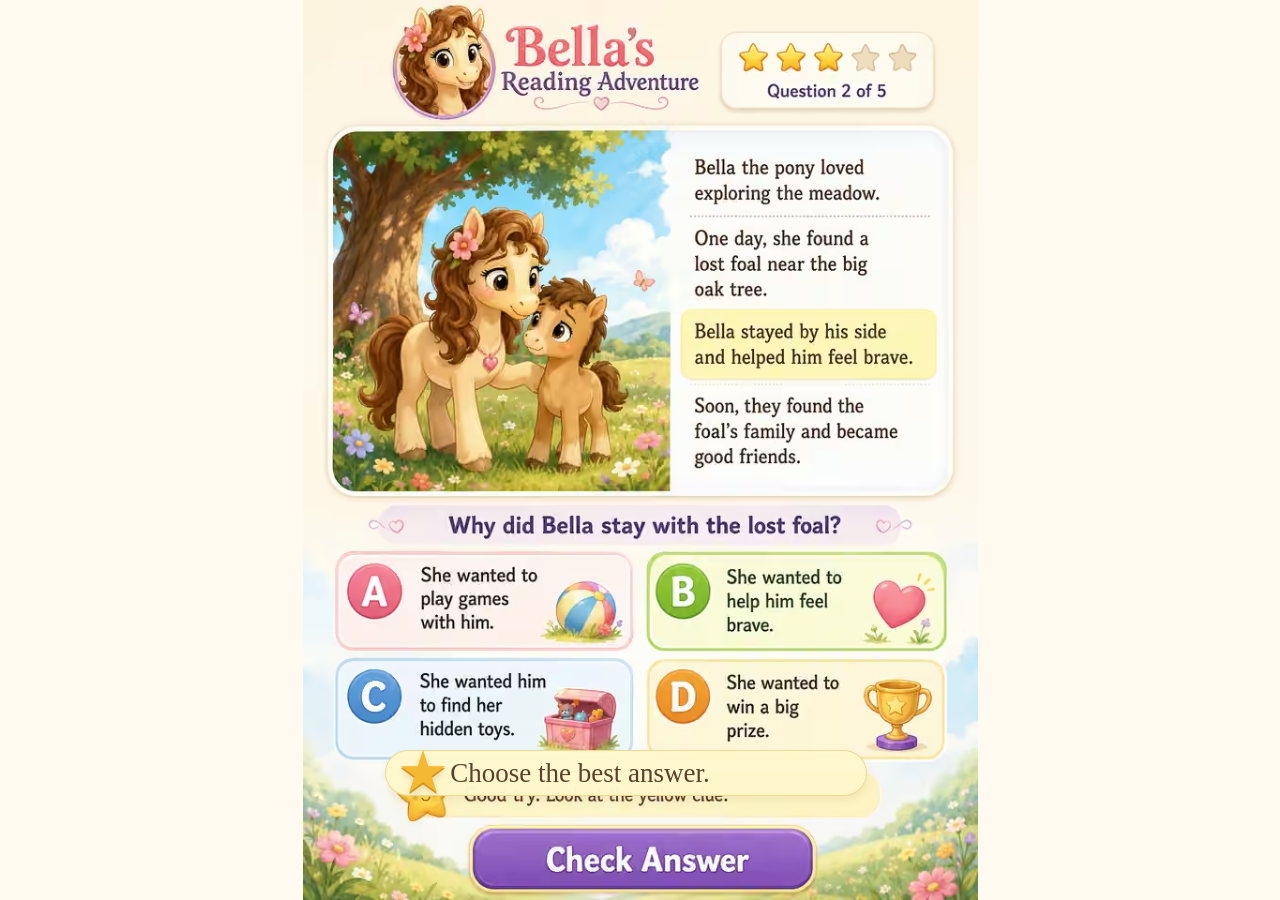
<file: index.html>
<!DOCTYPE html>
<html lang="en">
<head>
  <!--
  📌 Purpose: Display Bella's approved high-resolution worksheet as an interactive web activity.
  ❓ Business Question: Can Bella tap the exact illustrated answer cards and receive immediate feedback?
  👉 Yes. The artwork is loaded at high quality and semantic HTML buttons sit over the visible controls.
  🧠 Logic Summary:
  1. Load the responsive page styles.
  2. Display a lightweight image fallback immediately.
  3. Load the four high-resolution artwork data parts.
  4. Join those parts in app.js and replace the fallback.
  5. Keep the illustrated A/B/C/D cards and Check Answer button interactive.
  -->
  <meta charset="UTF-8">
  <meta name="viewport" content="width=device-width, initial-scale=1, viewport-fit=cover">
  <meta name="theme-color" content="#fffaf0">
  <meta name="apple-mobile-web-app-capable" content="yes">
  <meta name="apple-mobile-web-app-status-bar-style" content="default">
  <meta name="apple-mobile-web-app-title" content="Bella Reads">

  <title>Bella's Reading Adventure</title>

  <link rel="manifest" href="manifest.webmanifest">
  <link rel="apple-touch-icon" href="assets/icons/bella-reading-icon.png">
  <link rel="stylesheet" href="css/styles.css?v=4">
</head>

<body>
  <main class="app-shell">
    <section
      class="worksheet"
      id="worksheet"
      aria-label="Bella's Reading Adventure worksheet"
    >
      <img
        class="worksheet-art"
        id="worksheetArt"
        src="assets/worksheets/lost-foal.webp"
        alt="Illustrated reading worksheet about Bella the pony helping a lost foal."
        draggable="false"
      >

      <div
        class="feedback-overlay"
        id="feedback"
        role="status"
        aria-live="polite"
      >
        <span class="feedback-star" aria-hidden="true">★</span>
        <span id="feedbackText">Choose the best answer.</span>
      </div>

      <div class="answer-layer" aria-label="Answer choices">
        <button
          class="answer-hotspot answer-a"
          type="button"
          data-answer="A"
          aria-label="A. She wanted to play games with him."
        ></button>

        <button
          class="answer-hotspot answer-b"
          type="button"
          data-answer="B"
          aria-label="B. She wanted to help him feel brave."
        ></button>

        <button
          class="answer-hotspot answer-c"
          type="button"
          data-answer="C"
          aria-label="C. She wanted him to find her hidden toys."
        ></button>

        <button
          class="answer-hotspot answer-d"
          type="button"
          data-answer="D"
          aria-label="D. She wanted to win a big prize."
        ></button>
      </div>

      <button
        class="check-hotspot"
        id="checkButton"
        type="button"
        aria-label="Check answer"
        disabled
      >
        <span class="sr-only">Check Answer</span>
      </button>

      <div class="success-burst" id="successBurst" aria-hidden="true">
        <span>★</span>
        <span>★</span>
        <span>★</span>
      </div>
    </section>
  </main>

  <script src="assets/embedded/part1.js?v=4"></script>
  <script src="assets/embedded/part2.js?v=4"></script>
  <script src="assets/embedded/part3.js?v=4"></script>
  <script src="assets/embedded/part4.js?v=4"></script>
  <script src="js/app.js?v=4"></script>
</body>
</html>
</file>
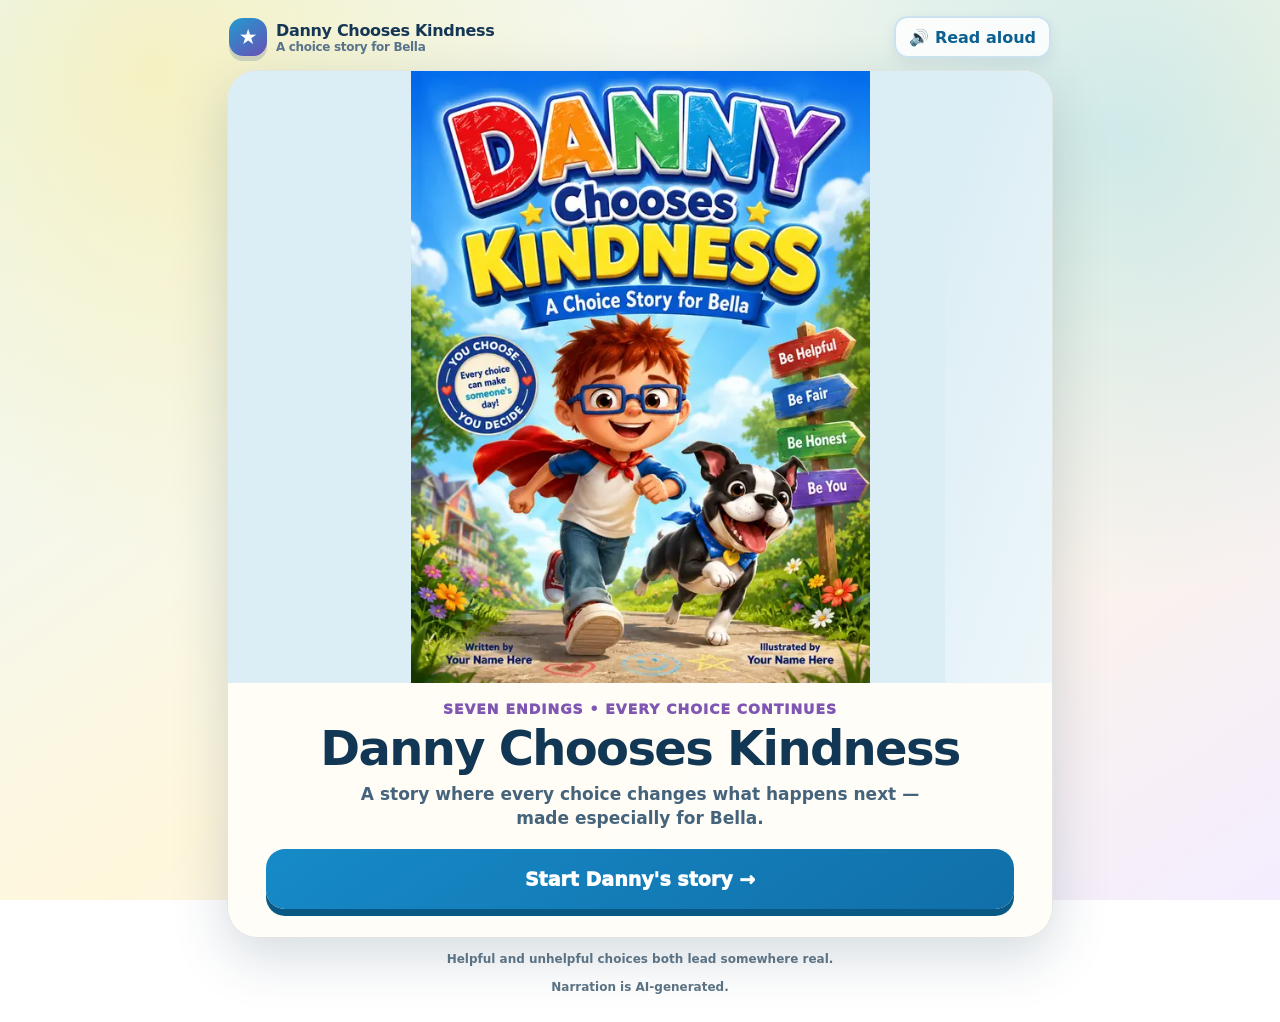
<file: digital-danny/index.html>
<!doctype html>
<html lang="en">
<head>
  <meta charset="utf-8">
  <meta name="viewport" content="width=device-width, initial-scale=1, viewport-fit=cover">
  <meta name="theme-color" content="#123f6a">
  <meta name="description" content="A multi-path kindness story where every choice creates a real consequence and a different ending.">
  <title>Danny Chooses Kindness — A Choice Story for Bella</title>
  <!--
    📌 Purpose: Give Bella a polished, one-tap story where helpful and unhelpful choices both move the plot forward.
    ❓ Business Question: Can a child see the natural result of every choice without being sent backward? 
    👉 Yes. Every answer opens a consequence scene, and the graph leads to one of seven complete endings.
    🧠 Logic Summary: A data-driven story graph records choices, adjusts three easy-to-read relationship signals,
       renders the next consequence, and builds a personal choice trail at the ending.
  -->
  <style>
    :root {
      --ink: #153755;
      --muted: #58738b;
      --paper: #fffdf7;
      --blue: #147fbd;
      --blue-dark: #0b5f91;
      --gold: #f3b72f;
      --green: #2b9b6f;
      --coral: #e75c4c;
      --purple: #8056b3;
      --line: #d8e6ef;
      --shadow: 0 18px 55px rgba(23, 55, 85, .18);
    }

    * { box-sizing: border-box; }

    html { min-height: 100%; }

    body {
      min-height: 100%;
      margin: 0;
      color: var(--ink);
      font-family: "Avenir Next", "Nunito", ui-rounded, system-ui, -apple-system, BlinkMacSystemFont, "Segoe UI", sans-serif;
      background:
        radial-gradient(circle at 12% 8%, rgba(255, 232, 120, .42), transparent 30rem),
        radial-gradient(circle at 88% 16%, rgba(123, 210, 255, .36), transparent 28rem),
        linear-gradient(145deg, #eaf8ff 0%, #fff7dc 54%, #f4edff 100%);
      background-attachment: fixed;
    }

    button { font: inherit; }

    button:focus-visible {
      outline: 4px solid #ffd55a;
      outline-offset: 3px;
    }

    .shell {
      width: min(100%, 850px);
      margin: 0 auto;
      padding: max(12px, env(safe-area-inset-top)) 12px max(28px, env(safe-area-inset-bottom));
    }

    .topbar {
      display: flex;
      align-items: center;
      justify-content: space-between;
      gap: 12px;
      margin: 2px 2px 10px;
      min-height: 46px;
    }

    .brand {
      display: flex;
      align-items: center;
      gap: 9px;
      min-width: 0;
      font-weight: 900;
      letter-spacing: -.02em;
    }

    .brand-mark {
      display: grid;
      place-items: center;
      width: 38px;
      height: 38px;
      flex: 0 0 38px;
      border-radius: 14px;
      color: #fff;
      background: linear-gradient(145deg, #219bd1, #6950b5);
      box-shadow: 0 5px 0 rgba(38, 67, 122, .18);
      font-size: 21px;
    }

    .brand-copy { min-width: 0; }

    .brand-copy strong,
    .brand-copy span {
      display: block;
      overflow: hidden;
      text-overflow: ellipsis;
      white-space: nowrap;
    }

    .brand-copy strong { font-size: 16px; }
    .brand-copy span { color: var(--muted); font-size: 12px; font-weight: 750; }

    .read-button {
      min-height: 42px;
      padding: 9px 13px;
      border: 2px solid rgba(20, 127, 189, .2);
      border-radius: 14px;
      color: var(--blue-dark);
      background: rgba(255, 255, 255, .82);
      font-weight: 900;
      cursor: pointer;
      box-shadow: 0 5px 14px rgba(23, 55, 85, .08);
    }

    .read-button[hidden] { display: none; }

    .read-button:disabled {
      cursor: wait;
      opacity: .68;
    }

    .status-panel {
      display: grid;
      grid-template-columns: repeat(3, 1fr);
      gap: 8px;
      margin: 0 2px 10px;
      transition: opacity .2s ease, transform .2s ease;
    }

    .status-panel[hidden] { display: none; }

    .meter {
      min-width: 0;
      padding: 8px 10px;
      border: 1px solid rgba(21, 55, 85, .09);
      border-radius: 15px;
      background: rgba(255, 255, 255, .76);
      box-shadow: 0 4px 16px rgba(21, 55, 85, .06);
    }

    .meter-label {
      display: flex;
      align-items: center;
      justify-content: space-between;
      gap: 5px;
      margin-bottom: 5px;
      color: #3f607b;
      font-size: 11px;
      font-weight: 900;
      text-transform: uppercase;
      letter-spacing: .06em;
    }

    .pips { display: flex; gap: 4px; }

    .pip {
      width: 100%;
      height: 6px;
      border-radius: 99px;
      background: #dce8ee;
    }

    .meter[data-meter="voice"] .pip.on { background: var(--blue); }
    .meter[data-meter="care"] .pip.on { background: var(--coral); }
    .meter[data-meter="trust"] .pip.on { background: var(--green); }

    .story-card {
      overflow: hidden;
      border: 1px solid rgba(21, 55, 85, .12);
      border-radius: 30px;
      background: rgba(255, 253, 247, .96);
      box-shadow: var(--shadow);
      transform-origin: 50% 20%;
    }

    .story-card.is-changing { animation: card-in .28s ease-out; }

    @keyframes card-in {
      from { opacity: .3; transform: translateY(7px) scale(.99); }
      to { opacity: 1; transform: none; }
    }

    .image-stage {
      position: relative;
      overflow: hidden;
      min-height: 240px;
      background:
        linear-gradient(110deg, transparent 35%, rgba(255, 255, 255, .6) 50%, transparent 65%) 0 0 / 240% 100%,
        #dceef5;
    }

    .image-stage.loading { animation: shimmer 1.3s linear infinite; }

    @keyframes shimmer { to { background-position: -240% 0; } }

    .scene-image {
      display: block;
      width: 100%;
      max-height: 58vh;
      object-fit: contain;
      background: #dceef5;
    }

    .choice-ribbon {
      position: absolute;
      left: 14px;
      bottom: 14px;
      max-width: calc(100% - 28px);
      padding: 9px 13px;
      border: 2px solid rgba(255, 255, 255, .76);
      border-radius: 999px;
      color: #fff;
      background: rgba(15, 56, 84, .88);
      box-shadow: 0 5px 18px rgba(0, 0, 0, .2);
      font-size: 13px;
      font-weight: 900;
      backdrop-filter: blur(7px);
    }

    .choice-ribbon[hidden] { display: none; }

    .story-copy { padding: 22px clamp(18px, 5vw, 38px) 28px; }

    .eyebrow-row {
      display: flex;
      align-items: center;
      justify-content: space-between;
      gap: 12px;
      margin-bottom: 8px;
    }

    .eyebrow {
      margin: 0;
      color: var(--purple);
      font-size: 12px;
      font-weight: 950;
      letter-spacing: .1em;
      text-transform: uppercase;
    }

    .scene-count {
      flex: 0 0 auto;
      color: var(--muted);
      font-size: 12px;
      font-weight: 850;
    }

    h1 {
      margin: 0 0 10px;
      color: #113754;
      font-size: clamp(27px, 6vw, 43px);
      line-height: 1.05;
      letter-spacing: -.035em;
    }

    .story-text {
      display: grid;
      gap: 8px;
      color: #294e69;
      font-size: clamp(17px, 3.5vw, 21px);
      font-weight: 620;
      line-height: 1.48;
    }

    .story-text p { margin: 0; }

    .prompt {
      margin: 18px 0 10px;
      color: #123f63;
      font-size: clamp(19px, 4vw, 24px);
      font-weight: 950;
    }

    .choices { display: grid; gap: 11px; }

    .choice,
    .continue-button,
    .start-button,
    .restart-button {
      width: 100%;
      min-height: 60px;
      border: 0;
      border-radius: 19px;
      cursor: pointer;
      -webkit-tap-highlight-color: transparent;
    }

    .choice {
      display: grid;
      grid-template-columns: 46px 1fr 30px;
      align-items: center;
      gap: 10px;
      padding: 11px 14px 11px 10px;
      text-align: left;
      color: #173e5d;
      background: #fff;
      border: 2px solid #d9e8f1;
      box-shadow: 0 5px 0 #c8dbe6;
      transition: transform .08s ease, box-shadow .08s ease, border-color .15s ease;
    }

    .choice:hover { border-color: #84c2e1; }

    .choice:active {
      transform: translateY(4px);
      box-shadow: 0 1px 0 #c8dbe6;
    }

    .choice-icon {
      display: grid;
      place-items: center;
      width: 44px;
      height: 44px;
      border-radius: 14px;
      background: #edf7fc;
      font-size: 25px;
    }

    .choice-copy { min-width: 0; }
    .choice-title { display: block; font-size: clamp(17px, 3.5vw, 20px); font-weight: 950; line-height: 1.15; }
    .choice-hint { display: block; margin-top: 3px; color: #60798b; font-size: 13px; font-weight: 700; line-height: 1.25; }
    .choice-arrow { color: var(--blue); font-size: 26px; font-weight: 950; text-align: right; }

    .continue-button,
    .start-button,
    .restart-button {
      padding: 15px 18px;
      color: #fff;
      background: linear-gradient(145deg, #168ac8, #116fa8);
      box-shadow: 0 7px 0 #095984;
      font-size: 19px;
      font-weight: 950;
      transition: transform .08s ease, box-shadow .08s ease;
    }

    .continue-button:active,
    .start-button:active,
    .restart-button:active {
      transform: translateY(5px);
      box-shadow: 0 2px 0 #095984;
    }

    .cover-card { text-align: center; }

    .cover-card .scene-image {
      width: min(100%, 610px);
      max-height: 68vh;
      margin: 0 auto;
      object-fit: contain;
    }

    .cover-card .story-copy { padding-top: 18px; }

    .cover-kicker {
      margin: 0 0 6px;
      color: var(--purple);
      font-size: 14px;
      font-weight: 950;
      letter-spacing: .07em;
      text-transform: uppercase;
    }

    .cover-card h1 { font-size: clamp(30px, 7vw, 48px); }

    .cover-note {
      margin: 0 auto 18px;
      max-width: 600px;
      color: #45647c;
      font-size: 17px;
      font-weight: 700;
      line-height: 1.4;
    }

    .ending-box {
      display: grid;
      gap: 14px;
      margin-top: 18px;
    }

    .ending-lesson,
    .path-panel {
      padding: 15px;
      border-radius: 18px;
    }

    .ending-lesson {
      color: #234e42;
      background: #e8f7ef;
      border: 2px solid #bee5cf;
      font-size: 16px;
      font-weight: 800;
      line-height: 1.4;
    }

    .ending-lesson strong { display: block; margin-bottom: 4px; color: #166a4d; }

    .path-panel {
      background: #f4f7fa;
      border: 2px solid #dee8ef;
    }

    .path-panel h2 {
      margin: 0 0 10px;
      color: #214963;
      font-size: 16px;
    }

    .path-list {
      display: flex;
      flex-wrap: wrap;
      gap: 7px;
      margin: 0;
      padding: 0;
      list-style: none;
    }

    .path-list li {
      padding: 7px 10px;
      border-radius: 999px;
      color: #31536b;
      background: #fff;
      border: 1px solid #d6e2e9;
      font-size: 12px;
      font-weight: 850;
    }

    .ending-name {
      display: inline-flex;
      align-items: center;
      gap: 6px;
      margin-bottom: 8px;
      padding: 6px 10px;
      border-radius: 999px;
      color: #fff;
      background: linear-gradient(145deg, #7551aa, #4e83bd);
      font-size: 12px;
      font-weight: 950;
      letter-spacing: .04em;
      text-transform: uppercase;
    }

    .footer-note {
      margin: 14px 5px 0;
      color: #5b7284;
      font-size: 12px;
      font-weight: 700;
      text-align: center;
    }

    .fatal-message {
      margin: 20px;
      padding: 20px;
      border-radius: 18px;
      color: #6d2621;
      background: #fff0ed;
      border: 2px solid #f4c2b9;
      font-size: 17px;
      font-weight: 800;
    }

    @media (min-width: 720px) {
      .choices.two-up { grid-template-columns: repeat(2, 1fr); }
      .choices.two-up .choice:last-child:nth-child(odd) { grid-column: 1 / -1; }
    }

    @media (max-width: 520px) {
      .shell { padding-inline: 8px; }
      .topbar { margin-inline: 4px; }
      .brand-copy span { display: none; }
      .read-button { padding: 8px 10px; font-size: 13px; }
      .status-panel { gap: 5px; }
      .meter { padding: 7px 7px; }
      .meter-label { font-size: 9px; }
      .story-card { border-radius: 23px; }
      .image-stage { min-height: 195px; }
      .scene-image { max-height: 48vh; }
      .story-copy { padding: 18px 15px 23px; }
      .choice { grid-template-columns: 42px 1fr 24px; padding-right: 10px; }
      .choice-icon { width: 40px; height: 40px; }
      .choice-hint { font-size: 12px; }
    }

    @media (prefers-reduced-motion: reduce) {
      *, *::before, *::after { scroll-behavior: auto !important; animation: none !important; transition: none !important; }
    }
  </style>
</head>
<body>
  <main class="shell" id="app">
    <header class="topbar">
      <div class="brand" aria-label="Danny Chooses Kindness">
        <div class="brand-mark" aria-hidden="true">★</div>
        <div class="brand-copy">
          <strong>Danny Chooses Kindness</strong>
          <span>A choice story for Bella</span>
        </div>
      </div>
      <button class="read-button" id="readButton" type="button" aria-pressed="false">🔊 Read aloud</button>
      <audio id="narrationPlayer" preload="metadata"></audio>
    </header>

    <section class="status-panel" id="statusPanel" aria-label="Danny's relationship signals" hidden>
      <div class="meter" data-meter="voice" id="voiceMeter"></div>
      <div class="meter" data-meter="care" id="careMeter"></div>
      <div class="meter" data-meter="trust" id="trustMeter"></div>
    </section>

    <article class="story-card" id="storyCard" aria-live="polite">
      <div class="image-stage" id="imageStage">
        <img class="scene-image" id="sceneImage" src="v2-assets/cover.webp" alt="Danny and his dog run toward a colorful kindness adventure.">
        <div class="choice-ribbon" id="choiceRibbon" hidden></div>
      </div>
      <section class="story-copy" id="storyCopy"></section>
    </article>

    <p class="footer-note" id="footerNote">Every choice moves the story forward. There is no wrong page.</p>
    <p class="footer-note">Narration is AI-generated.</p>
  </main>

  <script>
    "use strict";

    /*
      📌 Purpose: Run a branching social story without redirect loops or backward-facing correction screens.
      ❓ Business Question: How do choices remain meaningful across several branches and endings?
      👉 Each choice stores its wording, changes visible relationship signals, and routes to a unique consequence node.
      🧠 Logic Summary: storyNodes is the complete graph; state holds the current node, choice trail, and signal values;
         choose() changes state exactly once; render() rebuilds the accessible page from that state.
    */

    const ASSET = "v2-assets/";
    const NARRATION_ASSET = "audio/";
    /*
      📌 Purpose: Replace the device's robotic speech engine with one consistent, pre-generated story voice.
      ❓ Business Question: Can Bella hear every consequence and ending in the same warm, very slow narration style?
      👉 Yes. Each story node maps to its own compact MP3, and the same button controls play, pause, continue, and replay.
      🧠 Logic Summary: render() selects the current node's audio file; prepareNarration() resets the player;
         readCurrentPage() toggles playback; audio events keep the button label and accessibility state accurate.
    */

    const storyNodes = {
      cover: {
        kind: "cover",
        image: "cover.webp",
        alt: "Danny and his black-and-white dog run toward a colorful kindness adventure.",
        title: "Danny Chooses Kindness",
        text: ["A story where every choice changes what happens next — made especially for Bella."],
        next: "intro"
      },

      intro: {
        kind: "scene",
        image: "01-intro.webp",
        alt: "Danny and Bella happily color a rainbow poster while their dog watches.",
        eyebrow: "The art-room challenge",
        title: "One poster. Two artists.",
        text: [
          "Danny came to Bella's house for art time. Bella was coloring a rainbow, and Danny wanted to help.",
          "Their dog, Scout, curled beside the table and watched every marker move."
        ],
        next: "sharedMission"
      },

      sharedMission: {
        kind: "scene",
        image: "01-intro.webp",
        alt: "Danny and Bella work side by side on one large rainbow poster.",
        eyebrow: "A shared mission",
        title: "The picture belongs to both of them.",
        text: [
          "Bella drew the rainbow while Danny added clouds and tiny stars. They planned to hang the finished poster in Bella's Happy Place.",
          "Because it was one shared picture, both artists would need space, supplies, and a voice."
        ],
        next: "supplyPuzzle"
      },

      supplyPuzzle: {
        kind: "scene",
        image: "02-pause.webp",
        alt: "Danny notices the marker cups and sees that there is only one bright red marker.",
        eyebrow: "The supply puzzle",
        title: "There are many colors — but only one red.",
        text: [
          "The table had two blue markers and three greens. There was only one bright red marker.",
          "Red was Danny's favorite color, and Bella was already using it for the sun."
        ],
        next: "markerWish"
      },

      markerWish: {
        kind: "scene",
        image: "02-pause.webp",
        alt: "Danny looks at the red marker Bella is using and pauses to think.",
        eyebrow: "A strong feeling",
        title: "Danny wants the red marker now.",
        text: [
          "Danny imagined bright red rays around the sun. He worried that Bella might say no if he asked.",
          "The wanting feeling grew bigger while the red marker moved across her paper."
        ],
        next: "bodySignal"
      },

      bodySignal: {
        kind: "scene",
        image: "02-pause.webp",
        alt: "Danny holds his hands together and pauses before reaching for the red marker.",
        eyebrow: "A body clue",
        title: "Fast hands are Danny's signal to pause.",
        text: [
          "Danny felt his fingers curl and his shoulders lift. Those were clues that his body wanted to act before his brain had a plan.",
          "He put his hands together for one breath. What he chooses now will change how Bella feels — and how the picture turns out."
        ],
        next: "markerChoice"
      },

      markerChoice: {
        kind: "choice",
        image: "03-marker-choice.webp",
        alt: "Danny pauses beside Bella and the red marker on their art table.",
        eyebrow: "Choice 1",
        title: "What should Danny do?",
        text: ["Choose what Danny does. Every answer continues to its real result."],
        prompt: "Danny decides to…",
        choices: [
          {
            icon: "✋",
            label: "Grab the marker",
            hint: "Take it from Bella right now.",
            next: "grabConsequence",
            delta: { care: -1, trust: -1 }
          },
          {
            icon: "💬",
            label: "Ask politely",
            hint: "Use clear words and wait for an answer.",
            next: "askResult",
            delta: { voice: 1, care: 1, trust: 1 }
          },
          {
            icon: "⏳",
            label: "Wait without speaking",
            hint: "Keep the feeling inside.",
            next: "waitSilent",
            delta: { voice: -1 }
          }
        ]
      },

      grabConsequence: {
        kind: "choice",
        image: "grab-consequence.webp",
        alt: "Danny grabs the marker, a red line crosses the picture, and Bella looks startled.",
        eyebrow: "The grab has a result",
        title: "The fast grab changes the picture.",
        text: [
          "Danny pulled the marker before Bella let go. His elbow slid, and a red line streaked across Bella's sun.",
          "Bella moved the marker cup closer to her chair. Now she was not sure Danny would listen."
        ],
        prompt: "Danny sees Bella's face. What does he do?",
        choices: [
          {
            icon: "👉",
            label: "Blame Bella",
            hint: "Say, “You were in my way!”",
            next: "trustHurt",
            delta: { care: -1, trust: -1 }
          },
          {
            icon: "🚪",
            label: "Walk away",
            hint: "Leave without explaining.",
            next: "walkAway",
            delta: { voice: -1, care: -1, trust: -1 }
          },
          {
            icon: "🌱",
            label: "Own the mistake",
            hint: "Tell the truth and apologize.",
            next: "repairChoice",
            delta: { voice: 1, care: 1 }
          }
        ]
      },

      askResult: {
        kind: "choice",
        image: "04-ask-politely.webp",
        alt: "Danny asks Bella for the red marker and Bella answers with a friendly smile.",
        eyebrow: "Clear words help",
        title: "Bella gives Danny a clear answer.",
        text: [
          "Danny asked, “Can I use the red marker when you are done?” Bella said, “Yes. I need two more minutes.”",
          "Danny was glad she answered, but two minutes still felt long."
        ],
        prompt: "What does Danny do during the wait?",
        choices: [
          {
            icon: "⚡",
            label: "Take it before she is done",
            hint: "Ignore the plan because waiting is hard.",
            next: "grabConsequence",
            delta: { care: -1, trust: -1 }
          },
          {
            icon: "⏱️",
            label: "Use a two-minute timer",
            hint: "Make the turn easy to understand.",
            next: "fairTurnPlan",
            delta: { voice: 1, care: 1, trust: 1 }
          },
          {
            icon: "🤐",
            label: "Hide his disappointment",
            hint: "Say nothing even though he feels upset.",
            next: "waitSilent",
            delta: { voice: -1 }
          }
        ]
      },

      waitSilent: {
        kind: "choice",
        image: "wait-silent.webp",
        alt: "Danny waits with folded hands and a disappointed face while Bella keeps coloring.",
        eyebrow: "Silence has a result",
        title: "Bella cannot guess Danny's thoughts.",
        text: [
          "Danny waited without speaking. Bella thought he was happy to wait, so she kept coloring slowly.",
          "Danny's shoulders felt tighter. Scout noticed, but Bella did not know what he needed."
        ],
        prompt: "The feeling is getting bigger. What happens next?",
        choices: [
          {
            icon: "🔒",
            label: "Keep every feeling inside",
            hint: "Stay quiet even when Bella checks on him.",
            next: "quietAftermath",
            delta: { voice: -1, trust: -1 }
          },
          {
            icon: "🗣️",
            label: "Say what he needs",
            hint: "Tell Bella, “Waiting is hard. Can I use green?”",
            next: "fairTurnPlan",
            delta: { voice: 1, care: 1, trust: 1 }
          },
          {
            icon: "👀",
            label: "Take it when Bella looks away",
            hint: "Use the marker without permission.",
            next: "trustHurt",
            delta: { care: -1, trust: -2 }
          }
        ]
      },

      quietAftermath: {
        kind: "choice",
        image: "wait-silent.webp",
        alt: "Bella keeps working while Danny sits quietly and feels left out.",
        eyebrow: "The quiet grows",
        title: "Art time keeps moving without Danny.",
        text: [
          "Bella finished the red sun and began the clouds. Danny had waited so quietly that she thought he wanted a break.",
          "Bella asked, “Are you okay?” This is Danny's last chance to let her understand."
        ],
        prompt: "How does Danny answer?",
        choices: [
          {
            icon: "…",
            label: "Shrug and say nothing",
            hint: "Bella still cannot know what he needs.",
            next: "endingQuiet",
            delta: { voice: -1, trust: -1 }
          },
          {
            icon: "💡",
            label: "Answer honestly",
            hint: "Say, “I want to help, but waiting is hard.”",
            next: "fairTurnPlan",
            delta: { voice: 2, care: 1, trust: 1 }
          }
        ]
      },

      trustHurt: {
        kind: "choice",
        image: "trust-hurt.webp",
        alt: "Bella moves the art supplies closer while Danny realizes that trust has been hurt.",
        eyebrow: "Trust changes",
        title: "Bella protects the supplies.",
        text: [
          "Bella moved the markers beside her chair. “I need some space,” she said.",
          "Danny could see the result: taking and blaming made Bella feel less safe sharing with him."
        ],
        prompt: "What does Danny do with this result?",
        choices: [
          {
            icon: "🫳",
            label: "Take another marker anyway",
            hint: "Ignore Bella's request for space.",
            next: "endingTrust",
            delta: { care: -1, trust: -2 }
          },
          {
            icon: "↩️",
            label: "Return it and tell the truth",
            hint: "Stop, give it back, and name the mistake.",
            next: "repairChoice",
            delta: { voice: 1, care: 1, trust: 1 }
          },
          {
            icon: "🪑",
            label: "Move to another table",
            hint: "End the shared project without talking.",
            next: "endingApart",
            delta: { voice: -1, trust: -1 }
          }
        ]
      },

      walkAway: {
        kind: "choice",
        image: "walk-away.webp",
        alt: "Danny walks away while Bella and Scout look confused and concerned.",
        eyebrow: "Leaving has a result",
        title: "The silence follows Danny.",
        text: [
          "Danny walked toward the door. Bella did not know whether he was angry with her or with himself.",
          "No one worked on the poster. Scout stood in the quiet space between them."
        ],
        prompt: "Danny reaches the doorway. What now?",
        choices: [
          {
            icon: "🎨",
            label: "Make a different picture alone",
            hint: "Let the shared project end here.",
            next: "endingApart",
            delta: { voice: -1, trust: -1 }
          },
          {
            icon: "↪️",
            label: "Come back and explain",
            hint: "Use words even though it feels uncomfortable.",
            next: "repairChoice",
            delta: { voice: 2, care: 1, trust: 1 }
          }
        ]
      },

      repairChoice: {
        kind: "choice",
        image: "07-calm-words.webp",
        alt: "Danny speaks calmly to Bella about what happened.",
        eyebrow: "Words open a door",
        title: "Bella listens, but she is not ready to smile yet.",
        text: [
          "Danny said what he had done and gave a real apology. Bella listened carefully.",
          "“Thank you for telling me,” she said. “What will you do now?”"
        ],
        prompt: "How will Danny make the apology stronger?",
        choices: [
          {
            icon: "🩹",
            label: "Repair the picture together",
            hint: "Stay, help, and fix what was damaged.",
            next: "repairTogether",
            delta: { care: 2, trust: 2 }
          },
          {
            icon: "💨",
            label: "Say sorry, then leave the mess",
            hint: "Use kind words without helpful action.",
            next: "endingFragile",
            delta: { voice: 1, trust: -1 }
          }
        ]
      },

      repairTogether: {
        kind: "scene",
        image: "repair-together.webp",
        alt: "Danny and Bella repair the picture with a bright star patch while Scout carries tape.",
        eyebrow: "Repair through action",
        title: "The star patch tells a new part of the story.",
        text: [
          "Danny matched the paper edges while Bella held them still. Together they covered the damaged spot with a bright star.",
          "Bella's shoulders relaxed. Danny did not erase the mistake — he showed that he could help repair it."
        ],
        next: "endingRepair"
      },

      fairTurnPlan: {
        kind: "scene",
        image: "04-ask-politely.webp",
        alt: "Danny and Bella agree on a fair way to take turns with the markers.",
        eyebrow: "A fair plan",
        title: "The timer makes the wait predictable.",
        text: [
          "Bella used red while Danny added green leaves. When the timer chimed, she handed him the red marker.",
          "Both children knew whose turn was next, so their bodies felt calmer."
        ],
        next: "accident"
      },

      accident: {
        kind: "scene",
        image: "05-accident.webp",
        alt: "Bella accidentally bumps Danny's elbow and a marker line crosses their poster.",
        eyebrow: "A new problem",
        title: "Then an accident happens.",
        text: [
          "Bella reached for a sticker and bumped Danny's elbow. A blue line crossed one of their white clouds.",
          "“Oh no. I am sorry!” Bella said. Danny felt a hot burst of frustration."
        ],
        next: "emotionChoice"
      },

      emotionChoice: {
        kind: "choice",
        image: "06-emotion-choice.webp",
        alt: "Danny feels upset after an accidental line appears on the poster.",
        eyebrow: "Choice 2",
        title: "The feeling is real. The action is a choice.",
        text: ["Danny cannot stop the upset feeling from arriving, but he can choose what his hands and voice do next."],
        prompt: "Danny decides to…",
        choices: [
          {
            icon: "📣",
            label: "Yell, “You ruined it!”",
            hint: "Use a very loud voice at Bella.",
            next: "yellConsequence",
            delta: { care: -1, trust: -1 }
          },
          {
            icon: "🌬️",
            label: "Take three breaths and speak",
            hint: "Calm his body before using words.",
            next: "calmWords",
            delta: { voice: 1, care: 1, trust: 1 }
          },
          {
            icon: "💥",
            label: "Rip the marked corner",
            hint: "Use his hands while he is still angry.",
            next: "tearConsequence",
            delta: { care: -2, trust: -2 }
          }
        ]
      },

      yellConsequence: {
        kind: "choice",
        image: "yell-consequence.webp",
        alt: "Danny yells, Bella covers one ear, and Scout looks worried.",
        eyebrow: "The loud voice has a result",
        title: "Now the whole room feels tense.",
        text: [
          "Danny's voice boomed across the table. Bella covered one ear and stopped reaching for the picture.",
          "The accident was still small, but the yelling made the problem feel much bigger."
        ],
        prompt: "Danny notices Bella pull away. What next?",
        choices: [
          {
            icon: "🔉",
            label: "Lower his voice and check on her",
            hint: "Stop yelling, listen, and take responsibility.",
            next: "repairChoice",
            delta: { voice: 1, care: 1, trust: 1 }
          },
          {
            icon: "🚪",
            label: "End art time and leave",
            hint: "Walk away without repairing the hurt.",
            next: "endingApart",
            delta: { voice: -1, trust: -1 }
          },
          {
            icon: "👉",
            label: "Keep blaming Bella",
            hint: "Make her responsible for his yelling too.",
            next: "endingTrust",
            delta: { care: -1, trust: -2 }
          }
        ]
      },

      tearConsequence: {
        kind: "choice",
        image: "tear-consequence.webp",
        alt: "Danny holds a torn piece of the shared poster while Bella and Scout look shocked and sad.",
        eyebrow: "The ripped paper has a result",
        title: "The picture is damaged, and trust is hurt too.",
        text: [
          "The ripping sound stopped everyone. Danny stared at the loose paper in his hand.",
          "Bella looked at the rainbow they had made together. An angry action had turned one accidental line into a bigger problem."
        ],
        prompt: "What does Danny do with the bigger problem?",
        choices: [
          {
            icon: "🩹",
            label: "Patch it and take responsibility",
            hint: "Use calm hands to begin repairing it.",
            next: "repairTogether",
            delta: { voice: 1, care: 2, trust: 1 }
          },
          {
            icon: "🗨️",
            label: "Say sorry but leave it torn",
            hint: "Offer words without fixing the damage.",
            next: "endingFragile",
            delta: { voice: 1, trust: -1 }
          },
          {
            icon: "🗑️",
            label: "Crumple the rest of the poster",
            hint: "Continue the angry action.",
            next: "endingTrust",
            delta: { care: -2, trust: -2 }
          }
        ]
      },

      calmWords: {
        kind: "scene",
        image: "07-calm-words.webp",
        alt: "Danny takes a breath and explains his upset feeling calmly to Bella.",
        eyebrow: "Calm words",
        title: "Danny keeps the problem small enough to solve.",
        text: [
          "Danny breathed in slowly. “I feel upset because my cloud got marked, but I know it was an accident,” he said.",
          "Bella apologized. Together they turned the stray line into a tiny blue bird."
        ],
        next: "stickerChoice"
      },

      stickerChoice: {
        kind: "choice",
        image: "08-sticker-choice.webp",
        alt: "Danny and Bella hold a sticker sheet with one shiny gold star left.",
        eyebrow: "Final choice",
        title: "Only one gold star is left.",
        text: ["Both Danny and Bella want the last sticker for the center of their rainbow."],
        prompt: "What does Danny do with the last star?",
        choices: [
          {
            icon: "✊",
            label: "Snatch it first",
            hint: "Take the star before Bella can answer.",
            next: "stickerSnatch",
            delta: { care: -1, trust: -1 }
          },
          {
            icon: "🔁",
            label: "Use turns for the stickers",
            hint: "Let the fair plan decide.",
            next: "endingFair",
            delta: { voice: 1, care: 1, trust: 1 }
          },
          {
            icon: "🤝",
            label: "Place it together",
            hint: "Put both hands on the shared choice.",
            next: "endingTeamwork",
            delta: { voice: 1, care: 2, trust: 2 }
          }
        ]
      },

      stickerSnatch: {
        kind: "choice",
        image: "sticker-snatch.webp",
        alt: "Danny clutches the last gold star while Bella looks disappointed.",
        eyebrow: "The snatch has a result",
        title: "Danny gets the star, but loses the happy moment.",
        text: [
          "Danny grabbed the sticker and held it against his chest. Bella's reaching hand stopped.",
          "He had the thing he wanted, yet no one felt excited to finish the poster with him."
        ],
        prompt: "Danny notices the quiet. What does he do?",
        choices: [
          {
            icon: "🧍",
            label: "Keep it and finish alone",
            hint: "Choose the sticker over the shared project.",
            next: "endingApart",
            delta: { care: -1, trust: -2 }
          },
          {
            icon: "↩️",
            label: "Give it back and take turns",
            hint: "Return the star and follow the fair plan.",
            next: "endingFair",
            delta: { care: 1, trust: 1 }
          },
          {
            icon: "⭐",
            label: "Name the mistake and place it together",
            hint: "Repair the small hurt with words and action.",
            next: "endingRepair",
            delta: { voice: 1, care: 2, trust: 2 }
          }
        ]
      },

      endingTeamwork: {
        kind: "ending",
        image: "09-teamwork-ending.webp",
        alt: "Danny, Bella, and Scout celebrate a bright rainbow poster they finished together.",
        endingName: "Ending: Teamwork Masterpiece",
        title: "The best part is bigger than one sticker.",
        text: [
          "Danny and Bella pressed the gold star into the middle together. Their rainbow was not perfectly neat, but every mark held part of their teamwork.",
          "Scout wagged so hard that his tail tapped the chair."
        ],
        lesson: "Sharing a decision can create something neither person could make alone."
      },

      endingFair: {
        kind: "ending",
        image: "fair-turns-ending.webp",
        alt: "Danny and Bella calmly exchange markers and stickers beside a timer and their finished poster.",
        endingName: "Ending: Fair Turns",
        title: "A clear plan keeps both voices in the picture.",
        text: [
          "Danny followed the same fair-turn plan they had used for the markers. Bella placed one sticker, then passed the sheet to him.",
          "They finished feeling calm, respected, and ready for another art day."
        ],
        lesson: "A timer or turn-taking plan can make waiting predictable and fair."
      },

      endingRepair: {
        kind: "ending",
        image: "repair-together.webp",
        alt: "Danny and Bella repair their shared picture with a bright star patch while Scout helps.",
        endingName: "Ending: Mistake Repaired",
        title: "A hard choice does not have to be the last choice.",
        text: [
          "Danny could not undo what happened, so he did something braver: he told the truth, stayed, and helped repair the hurt.",
          "Bella saw his actions match his apology. Trust began to grow again."
        ],
        lesson: "Repair means naming the mistake, helping with the result, and giving trust time to return."
      },

      endingQuiet: {
        kind: "ending",
        image: "wait-silent.webp",
        alt: "Danny sits quietly while Bella finishes the art project without knowing what he wanted.",
        endingName: "Ending: Quiet and Unheard",
        title: "No one argued, but Danny's need stayed invisible.",
        text: [
          "Bella finished the picture while Danny watched. She was not trying to leave him out; she truly did not know what he wanted.",
          "Danny went home with a quiet, heavy feeling and no shared part of the poster."
        ],
        lesson: "Silence can prevent conflict for a moment, but clear words help other people understand."
      },

      endingApart: {
        kind: "ending",
        image: "walk-away.webp",
        alt: "Danny walks away from the art table while Bella and Scout remain behind.",
        endingName: "Ending: Art Time Apart",
        title: "The project ends with two separate pictures.",
        text: [
          "Danny made his own picture in the other room. Bella finished the rainbow by herself.",
          "Both pictures were colorful, but the shared plan — and the chance to understand each other — ended early."
        ],
        lesson: "Walking away can create space, but leaving without explaining can also leave confusion behind."
      },

      endingTrust: {
        kind: "ending",
        image: "trust-hurt.webp",
        alt: "Bella keeps the supplies near her while Danny sees that she no longer feels ready to share.",
        endingName: "Ending: Trust Needs Time",
        title: "Bella is not ready to share the supplies again today.",
        text: [
          "Bella packed the markers away and asked for space. Danny still wanted to keep drawing, but Bella needed to feel safe first.",
          "The art day ended. Trust was not gone forever, but rebuilding it would take honest words and helpful actions on another day."
        ],
        lesson: "When someone says stop or asks for space, respecting that boundary is the first part of rebuilding trust."
      },

      endingFragile: {
        kind: "ending",
        image: "fragile-apology.webp",
        alt: "Danny apologizes while the torn poster remains unrepaired and Bella listens cautiously.",
        endingName: "Ending: Words Without Action",
        title: "The apology helps, but the damage is still waiting.",
        text: [
          "Bella heard Danny's apology and gave a small nod. She appreciated the words, yet she still had to clean up and repair the poster alone.",
          "Their friendship was not over. It simply did not feel fully repaired yet."
        ],
        lesson: "Sorry is an important beginning. Helpful action is what makes an apology stronger."
      }
    };

    const initialState = () => ({
      current: "cover",
      history: [],
      lastChoice: "",
      meters: { voice: 2, care: 2, trust: 2 },
      scenesSeen: 0
    });

    let state = initialState();

    const elements = {
      card: document.getElementById("storyCard"),
      copy: document.getElementById("storyCopy"),
      image: document.getElementById("sceneImage"),
      stage: document.getElementById("imageStage"),
      ribbon: document.getElementById("choiceRibbon"),
      status: document.getElementById("statusPanel"),
      read: document.getElementById("readButton"),
      audio: document.getElementById("narrationPlayer"),
      footer: document.getElementById("footerNote"),
      meters: {
        voice: document.getElementById("voiceMeter"),
        care: document.getElementById("careMeter"),
        trust: document.getElementById("trustMeter")
      }
    };

    const meterMeta = {
      voice: { icon: "💬", label: "Clear voice" },
      care: { icon: "💗", label: "Care" },
      trust: { icon: "🤝", label: "Trust" }
    };

    function clamp(value) {
      return Math.max(0, Math.min(4, value));
    }

    function applyDelta(delta = {}) {
      Object.entries(delta).forEach(([key, amount]) => {
        if (Object.hasOwn(state.meters, key)) {
          state.meters[key] = clamp(state.meters[key] + amount);
        }
      });
    }

    function updateMeters() {
      Object.entries(elements.meters).forEach(([key, meter]) => {
        const value = state.meters[key];
        const meta = meterMeta[key];
        const pips = Array.from({ length: 4 }, (_, index) =>
          `<span class="pip${index < value ? " on" : ""}"></span>`
        ).join("");

        meter.innerHTML = `
          <div class="meter-label"><span>${meta.icon} ${meta.label}</span><span>${value}/4</span></div>
          <div class="pips" aria-hidden="true">${pips}</div>
        `;
        meter.setAttribute("aria-label", `${meta.label}: ${value} out of 4`);
      });
    }

    function textParagraphs(lines) {
      return lines.map(line => {
        const paragraph = document.createElement("p");
        paragraph.textContent = line;
        return paragraph;
      });
    }

    function renderCover(node) {
      elements.card.classList.add("cover-card");
      elements.copy.innerHTML = "";

      const kicker = document.createElement("p");
      kicker.className = "cover-kicker";
      kicker.textContent = "Seven endings • every choice continues";

      const title = document.createElement("h1");
      title.textContent = node.title;

      const note = document.createElement("p");
      note.className = "cover-note";
      note.textContent = node.text[0];

      const start = document.createElement("button");
      start.type = "button";
      start.className = "start-button";
      start.textContent = "Start Danny's story  →";
      start.addEventListener("click", () => advance(node.next));

      elements.copy.append(kicker, title, note, start);
      elements.footer.textContent = "Helpful and unhelpful choices both lead somewhere real.";
    }

    function renderStandard(node) {
      elements.card.classList.remove("cover-card");
      elements.copy.innerHTML = "";

      const row = document.createElement("div");
      row.className = "eyebrow-row";

      const eyebrow = document.createElement("p");
      eyebrow.className = "eyebrow";
      eyebrow.textContent = node.eyebrow || "Danny's path";

      const count = document.createElement("span");
      count.className = "scene-count";
      count.textContent = `Scene ${state.scenesSeen}`;
      row.append(eyebrow, count);

      const title = document.createElement("h1");
      title.textContent = node.title;

      const body = document.createElement("div");
      body.className = "story-text";
      body.append(...textParagraphs(node.text));

      elements.copy.append(row, title, body);

      if (node.kind === "choice") {
        const prompt = document.createElement("p");
        prompt.className = "prompt";
        prompt.textContent = node.prompt;

        const choices = document.createElement("div");
        choices.className = `choices${node.choices.length <= 3 ? " two-up" : ""}`;

        node.choices.forEach((choice, index) => {
          const button = document.createElement("button");
          button.type = "button";
          button.className = "choice";
          button.setAttribute("aria-label", `${choice.label}. ${choice.hint}`);
          button.innerHTML = `
            <span class="choice-icon" aria-hidden="true">${choice.icon}</span>
            <span class="choice-copy">
              <span class="choice-title">${choice.label}</span>
              <span class="choice-hint">${choice.hint}</span>
            </span>
            <span class="choice-arrow" aria-hidden="true">›</span>
          `;
          button.addEventListener("click", () => choose(choice, index));
          choices.append(button);
        });

        elements.copy.append(prompt, choices);
        elements.footer.textContent = "Tap one choice. Its consequence will become the next page.";
      } else {
        const next = document.createElement("button");
        next.type = "button";
        next.className = "continue-button";
        next.textContent = "Continue the story  →";
        next.addEventListener("click", () => advance(node.next));
        elements.copy.append(document.createElement("br"), next);
        elements.footer.textContent = "Danny's earlier choices are still shaping this path.";
      }
    }

    function renderEnding(node) {
      elements.card.classList.remove("cover-card");
      elements.copy.innerHTML = "";

      const endingName = document.createElement("div");
      endingName.className = "ending-name";
      endingName.textContent = `★ ${node.endingName}`;

      const title = document.createElement("h1");
      title.textContent = node.title;

      const body = document.createElement("div");
      body.className = "story-text";
      body.append(...textParagraphs(node.text));

      const endingBox = document.createElement("div");
      endingBox.className = "ending-box";

      const lesson = document.createElement("div");
      lesson.className = "ending-lesson";
      lesson.innerHTML = `<strong>What Danny learned</strong>${node.lesson}`;

      const pathPanel = document.createElement("div");
      pathPanel.className = "path-panel";
      const pathTitle = document.createElement("h2");
      pathTitle.textContent = "The choices that made this ending";
      const pathList = document.createElement("ol");
      pathList.className = "path-list";

      state.history.forEach(step => {
        const item = document.createElement("li");
        item.textContent = `${step.icon} ${step.label}`;
        pathList.append(item);
      });

      pathPanel.append(pathTitle, pathList);

      const restart = document.createElement("button");
      restart.type = "button";
      restart.className = "restart-button";
      restart.textContent = "Read from the beginning  ↺";
      restart.addEventListener("click", resetStory);

      endingBox.append(lesson, pathPanel, restart);
      elements.copy.append(endingName, title, body, endingBox);
      elements.footer.textContent = "An ending is a result, not a score. Each path teaches something different.";
    }

    function render() {
      const node = storyNodes[state.current];

      if (!node) {
        elements.copy.innerHTML = '<div class="fatal-message">This story page could not be found. Please open the story from the beginning.</div>';
        return;
      }

      prepareNarration(state.current, node.title);

      elements.status.hidden = node.kind === "cover";
      elements.ribbon.hidden = !state.lastChoice || node.kind === "cover";
      elements.ribbon.textContent = state.lastChoice ? `Danny chose: ${state.lastChoice}` : "";
      updateMeters();

      elements.stage.classList.add("loading");
      elements.image.src = ASSET + node.image;
      elements.image.alt = node.alt;
      elements.image.onload = () => elements.stage.classList.remove("loading");
      elements.image.onerror = () => {
        elements.stage.classList.remove("loading");
        elements.image.alt = "The illustration could not load, but the story can still continue.";
      };

      if (node.kind === "cover") renderCover(node);
      else if (node.kind === "ending") renderEnding(node);
      else renderStandard(node);

      elements.card.classList.remove("is-changing");
      void elements.card.offsetWidth;
      elements.card.classList.add("is-changing");

      preloadNextImages(node);
      document.title = `${node.title} — Danny Chooses Kindness`;
    }

    function advance(next) {
      if (!storyNodes[next]) return;
      state.current = next;
      state.lastChoice = "";
      state.scenesSeen += 1;
      render();
      window.scrollTo({ top: 0, behavior: "smooth" });
    }

    function choose(choice, index) {
      /*
        ❓ Why record the selected text before changing pages?
        👉 The next consequence can name the cause, and the ending can show Bella the complete chain of decisions.
      */
      state.history.push({
        from: state.current,
        option: index,
        icon: choice.icon,
        label: choice.label,
        to: choice.next
      });
      applyDelta(choice.delta);
      state.lastChoice = choice.label;
      state.current = choice.next;
      state.scenesSeen += 1;
      render();
      window.scrollTo({ top: 0, behavior: "smooth" });
    }

    function resetStory() {
      state = initialState();
      render();
      window.scrollTo({ top: 0, behavior: "smooth" });
    }

    function preloadNextImages(node) {
      const destinations = node.kind === "choice"
        ? node.choices.map(choice => choice.next)
        : node.next ? [node.next] : [];

      destinations.forEach(destination => {
        const nextNode = storyNodes[destination];
        if (!nextNode) return;
        const image = new Image();
        image.src = ASSET + nextNode.image;
      });
    }

    function setReadButton(label, isPlaying = false, isDisabled = false) {
      /*
        ❓ What does this expression do? Why do we need it?
        👉 It updates visible and screen-reader playback state together so the narration control never gives Bella conflicting feedback.
      */
      elements.read.textContent = label;
      elements.read.disabled = isDisabled;
      elements.read.setAttribute("aria-pressed", String(isPlaying));
    }

    function stopNarration() {
      /*
        ❓ What does this expression do? Why do we need it?
        👉 It stops the previous scene immediately so narration from one branch cannot continue over the result of the next choice.
      */
      elements.audio.pause();
      elements.audio.currentTime = 0;
    }

    function prepareNarration(nodeId, title) {
      /*
        ❓ What does this expression do? Why do we need it?
        👉 It maps the current story-node ID to its matching MP3 and resets the button before Bella starts listening.
      */
      stopNarration();
      elements.audio.src = `${NARRATION_ASSET}${nodeId}.mp3`;
      elements.audio.load();
      elements.read.hidden = false;
      elements.read.setAttribute("aria-label", `Read aloud: ${title}`);
      setReadButton("🔊 Read aloud");
    }

    async function readCurrentPage() {
      /*
        ❓ What does this expression do? Why do we need it?
        👉 It gives one large button four predictable behaviors: play a fresh page, pause it, continue it, or restart it after the track ends.
      */
      if (!elements.audio.paused) {
        elements.audio.pause();
        return;
      }

      if (elements.audio.ended) elements.audio.currentTime = 0;
      setReadButton("⏳ Loading…", false, true);

      try {
        await elements.audio.play();
      } catch (error) {
        setReadButton("🔊 Play narration");
      }
    }

    elements.read.addEventListener("click", readCurrentPage);
    elements.audio.addEventListener("playing", () => setReadButton("⏸ Pause", true));
    elements.audio.addEventListener("waiting", () => setReadButton("⏳ Loading…", false, true));
    elements.audio.addEventListener("canplay", () => {
      if (elements.audio.paused && elements.audio.currentTime === 0) setReadButton("🔊 Read aloud");
    });
    elements.audio.addEventListener("pause", () => {
      if (!elements.audio.ended && elements.audio.currentTime > 0) setReadButton("▶ Continue");
    });
    elements.audio.addEventListener("ended", () => setReadButton("↻ Read again"));
    elements.audio.addEventListener("error", () => setReadButton("🔇 Audio unavailable", false, true));
    state.scenesSeen = 1;
    render();
  </script>
</body>
</html>
</file>
<file: css/styles.css>
/*
📌 Purpose: Keep Bella's approved worksheet sharp, interactive, and fully visible without scrolling.
❓ Business Question: How should the fixed 3:4 worksheet behave on an iPhone and on Bella's iPad?
👉 It fills the phone width from the top and fills or centers naturally on the larger iPad screen.
🧠 Logic Summary:
1. Use one proportional 3:4 worksheet stage.
2. Top-align it on narrow phone screens so no empty area appears above it.
3. Center it on tablet-sized screens.
4. Position all interactive controls using artwork-relative percentages.
5. Keep selection, retry, and success effects subtle.
*/

:root {
  --focus-purple: #7850b7;
  --correct-green: #55a934;
  --wrong-red: #d65d69;
  --feedback-cream: rgba(255, 247, 204, 0.98);
  --feedback-text: #5a412c;
}

* {
  box-sizing: border-box;
  -webkit-tap-highlight-color: transparent;
}

html,
body {
  width: 100%;
  height: 100%;
  margin: 0;
  overflow: hidden;
  overscroll-behavior: none;
  background: #fffaf0;
}

body {
  font-family: "Trebuchet MS", Arial, sans-serif;
  touch-action: manipulation;
  user-select: none;
  -webkit-user-select: none;
  -webkit-touch-callout: none;
}

button {
  font: inherit;
}

.app-shell {
  width: 100%;
  height: 100dvh;
  display: grid;
  place-items: start center;
  overflow: hidden;
  background: #fffaf0;
}

.worksheet {
  position: relative;
  width: min(100vw, 75dvh);
  aspect-ratio: 3 / 4;
  flex: none;
  overflow: hidden;
  background: #fffaf0;
}

.worksheet-art {
  position: absolute;
  inset: 0;
  width: 100%;
  height: 100%;
  display: block;
  object-fit: contain;
  pointer-events: none;
}

.answer-hotspot,
.check-hotspot {
  position: absolute;
  appearance: none;
  border: 0;
  margin: 0;
  padding: 0;
  background: transparent;
  cursor: pointer;
}

.answer-hotspot {
  border-radius: 7%;
}

.answer-hotspot::after {
  content: "";
  position: absolute;
  inset: 1.5%;
  border: clamp(3px, 0.45vw, 7px) solid transparent;
  border-radius: 7%;
  transition:
    border-color 140ms ease,
    box-shadow 140ms ease,
    background-color 140ms ease,
    transform 140ms ease;
}

.answer-hotspot:active::after {
  transform: scale(0.985);
}

.answer-hotspot.selected::after {
  border-color: var(--focus-purple);
  background: rgba(120, 80, 183, 0.08);
  box-shadow:
    0 0 0 clamp(2px, 0.28vw, 5px) rgba(255, 255, 255, 0.92),
    0 0 clamp(12px, 1.8vw, 26px) rgba(120, 80, 183, 0.72);
}

.answer-hotspot.correct::after {
  border-color: var(--correct-green);
  background: rgba(85, 169, 52, 0.13);
  box-shadow:
    0 0 0 clamp(2px, 0.28vw, 5px) rgba(255, 255, 255, 0.94),
    0 0 clamp(13px, 2vw, 30px) rgba(85, 169, 52, 0.8);
}

.answer-hotspot.wrong::after {
  border-color: var(--wrong-red);
  background: rgba(214, 93, 105, 0.11);
  animation: gentle-shake 320ms ease;
}

.answer-hotspot:focus-visible::after,
.check-hotspot:focus-visible {
  outline: clamp(3px, 0.4vw, 6px) solid #2d64d8;
  outline-offset: 2px;
}

.answer-hotspot:disabled,
.check-hotspot:disabled {
  cursor: default;
}

/*
📌 Purpose: Align each real HTML button with its illustrated answer card.
❓ Business Question: Where can Bella tap?
👉 The entire visible A, B, C, or D card is one large touch target.
🧠 Logic Summary:
1. Use coordinates measured from the approved 1086 × 1448 artwork.
2. Keep every coordinate proportional when the worksheet scales.
*/
.answer-a {
  left: 4.5%;
  top: 59.55%;
  width: 43.1%;
  height: 10.55%;
}

.answer-b {
  left: 49.45%;
  top: 59.55%;
  width: 43.25%;
  height: 10.55%;
}

.answer-c {
  left: 4.5%;
  top: 71.15%;
  width: 43.1%;
  height: 10.8%;
}

.answer-d {
  left: 49.45%;
  top: 71.15%;
  width: 43.25%;
  height: 10.8%;
}

.check-hotspot {
  left: 24.1%;
  top: 89.25%;
  width: 50.2%;
  height: 7.2%;
  border-radius: 18% / 48%;
}

.check-hotspot:not(:disabled):active {
  background: rgba(255, 255, 255, 0.12);
  transform: scale(0.985);
}

/*
📌 Purpose: Put live feedback over the static feedback line in the artwork.
❓ Business Question: How can Bella receive feedback without adding another crowded box?
👉 Reuse the existing illustrated feedback location and change only its message.
🧠 Logic Summary:
1. Cover the original line with a matching cream pill.
2. Update the sentence after selection, retry, or success.
3. Use green only after the correct answer.
*/
.feedback-overlay {
  position: absolute;
  left: 12.25%;
  top: 83.37%;
  width: 71.4%;
  height: 5.05%;
  padding: 0 4.2% 0 9.5%;
  display: flex;
  align-items: center;
  color: var(--feedback-text);
  background: var(--feedback-cream);
  border: 1px solid rgba(221, 179, 72, 0.45);
  border-radius: 999px;
  box-shadow: 0 4px 10px rgba(118, 91, 45, 0.09);
  font-family: Georgia, "Times New Roman", serif;
  font-size: clamp(12px, 2.5vw, 27px);
  line-height: 1;
  white-space: nowrap;
}

.feedback-star {
  position: absolute;
  left: 2.2%;
  top: 50%;
  transform: translateY(-52%);
  color: #f5b832;
  font-family: Arial, sans-serif;
  font-size: clamp(24px, 5.5vw, 58px);
  line-height: 1;
  text-shadow:
    0 2px 0 #d59017,
    0 4px 6px rgba(126, 80, 14, 0.22);
}

.feedback-overlay.is-correct {
  color: #356523;
  background: rgba(233, 249, 218, 0.98);
  border-color: rgba(85, 169, 52, 0.5);
}

.feedback-overlay.is-correct .feedback-star {
  color: #72bc4d;
}

.success-burst {
  position: absolute;
  inset: 0;
  display: none;
  pointer-events: none;
}

.success-burst.show {
  display: block;
}

.success-burst span {
  position: absolute;
  color: #f6bd37;
  font-size: clamp(28px, 6vw, 72px);
  filter: drop-shadow(0 4px 3px rgba(128, 82, 13, 0.2));
  animation: star-pop 720ms ease both;
}

.success-burst span:nth-child(1) {
  left: 18%;
  top: 54%;
}

.success-burst span:nth-child(2) {
  left: 47%;
  top: 50%;
  animation-delay: 80ms;
}

.success-burst span:nth-child(3) {
  right: 16%;
  top: 54%;
  animation-delay: 150ms;
}

.sr-only {
  position: absolute;
  width: 1px;
  height: 1px;
  padding: 0;
  margin: -1px;
  overflow: hidden;
  clip-path: inset(50%);
  white-space: nowrap;
  border: 0;
}

@media (min-width: 700px) {
  .app-shell {
    place-items: center;
  }
}

@keyframes gentle-shake {
  0%,
  100% {
    transform: translateX(0);
  }

  30% {
    transform: translateX(-1.2%);
  }

  65% {
    transform: translateX(1.2%);
  }
}

@keyframes star-pop {
  0% {
    opacity: 0;
    transform: translateY(18%) scale(0.25) rotate(-18deg);
  }

  55% {
    opacity: 1;
    transform: translateY(-25%) scale(1.2) rotate(8deg);
  }

  100% {
    opacity: 0;
    transform: translateY(-55%) scale(0.9) rotate(18deg);
  }
}

@media (prefers-reduced-motion: reduce) {
  .answer-hotspot::after,
  .success-burst span {
    animation: none;
    transition: none;
  }
}
</file>
